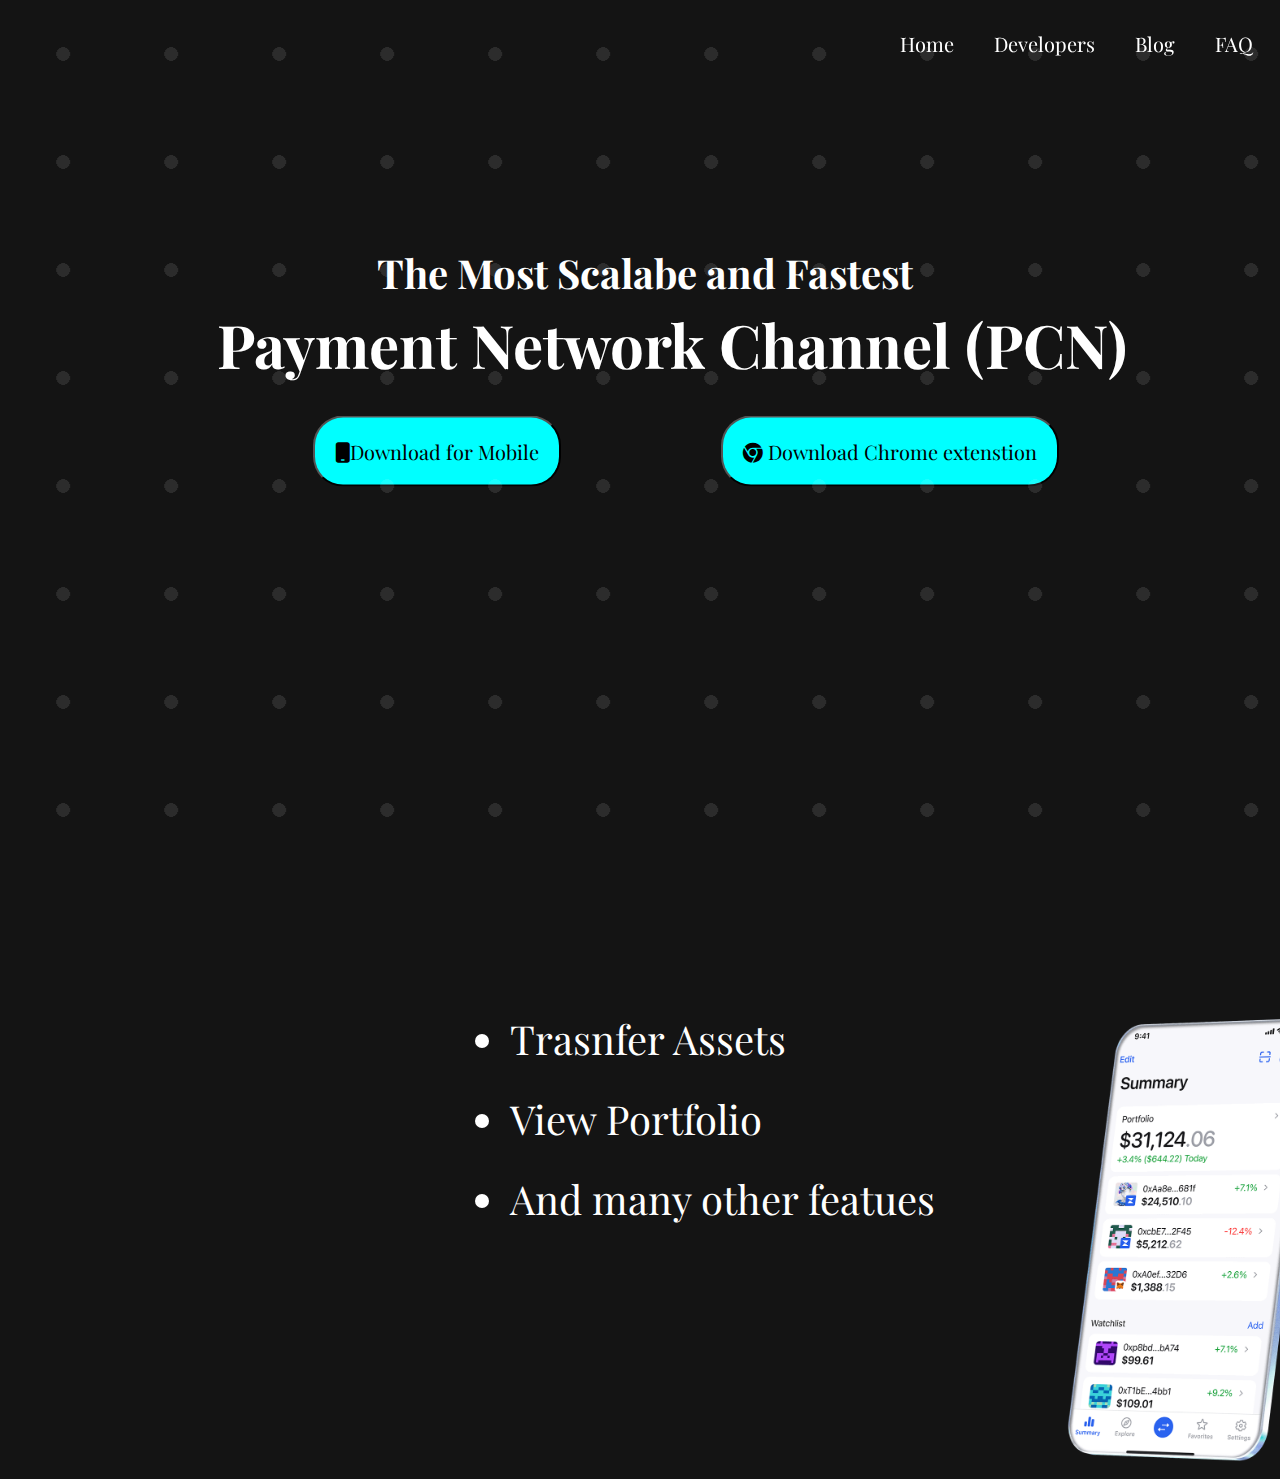
<file: index.html>
<!DOCTYPE html>
<html lang="en">
<head>
    <meta charset="UTF-8">
    <meta name="viewport" content="width=device-width, initial-scale=1.0">
    <title>Forex-Pay</title>
    <link rel="stylesheet" href="https://cdnjs.cloudflare.com/ajax/libs/font-awesome/6.4.2/css/all.min.css">
    <link rel="stylesheet" href="style.css">
    
</head>
<body>

        <div class="container">
                <!-- The Navigation part of the Website -->

            <div class="navigation">
                <a href="home.html">Home</a>
                <a href="developer.html">Developers </a>
                <a href="#" onclick="alert('site under construction ')">Blog</a>
                <a href="#"  onclick="alert('site under construction ')">FAQ</a>
                
                <div>
                    <a href="forex.html " target="_blank"> <button id="launch-button"> Launch App</button></a></div>
                </div>
                </div>

                <!-- Main Content -->
            <main class="section-container">
               
            <div class="text"><h1 class="text-line" > <span>The Most Scalabe and Fastest </span><br> Payment Network Channel (PCN)</br></h1></div>
            <div class="button-container">
                <button id="download-button"><i class="fa-solid fa-mobile"></i>Download for Mobile</button>
                <button id="chrome-button"><i class="fa-brands fa-chrome"></i> Download Chrome extenstion</button>
                </main>
           
                        <!-- Second Page Content -->

                        <ul class="second-page-content">
                            <li>Trasnfer Assets</li>
                            <li>View Portfolio</li>
                            <li>And many other featues</li>
                        </ul>
                        <img src="Images/wallet.png" class="image" >

        
        
    
</body>
</html>
</file>
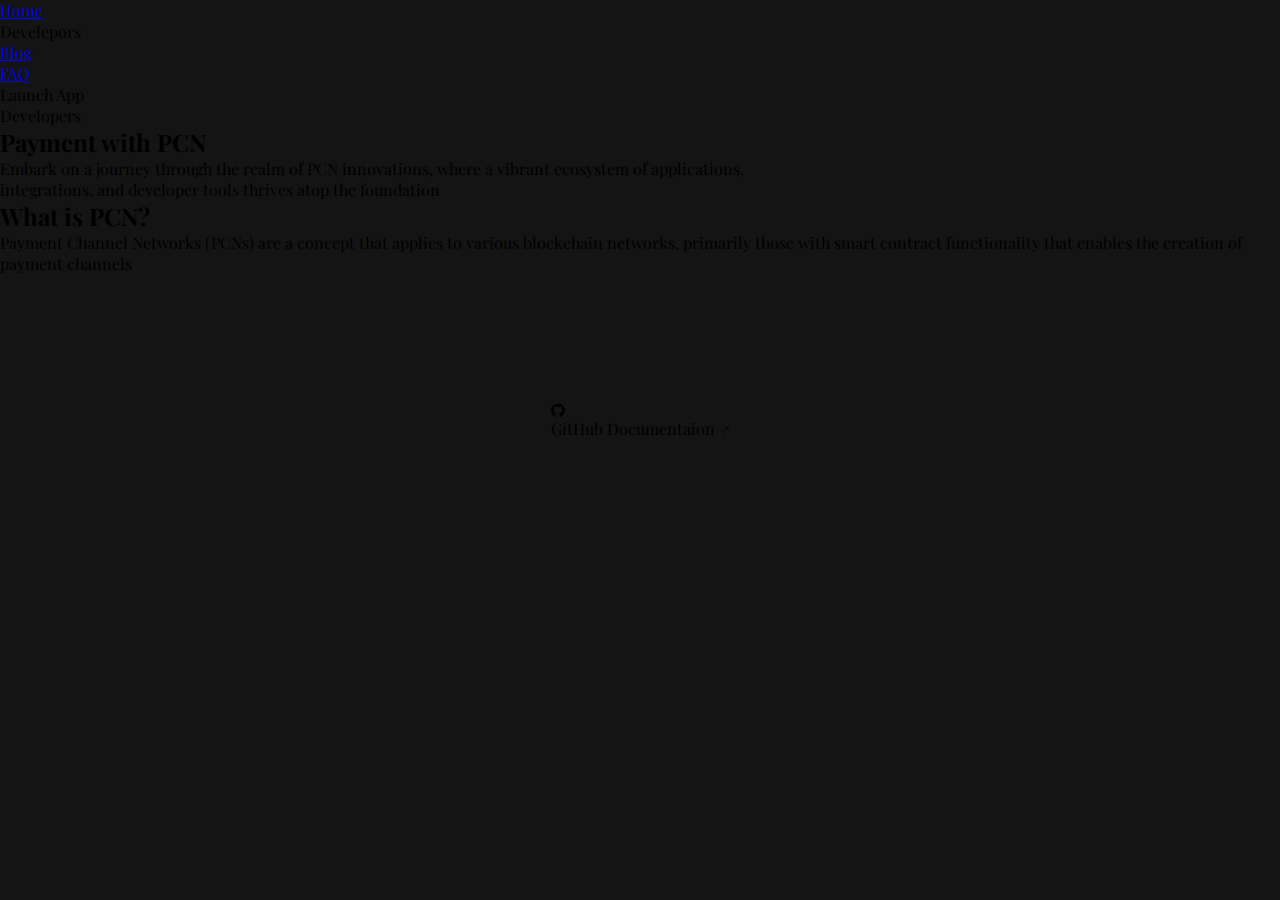
<file: developers.html>
<!DOCTYPE html>
<html lang="en">
<head>
    <meta charset="UTF-8">
    <meta name="viewport" content="width=device-width, initial-scale=1.0">
    <title>Developers</title>
    <link rel="stylesheet" href="style.css">
    <link rel="stylesheet" href="https://cdnjs.cloudflare.com/ajax/libs/font-awesome/4.7.0/css/font-awesome.min.css">
    <style>
       

    </style>
</head>
<body>
    <section class="conatainer">
        <section class="header">
            <nav class="nav">
                <ul>
                    <li><a href="index.html">Home</a></li>
                    <li><a>Develepors</a></li>
                    <li><a href="#">Blog</a></li>
                    <li><a href="#">FAQ</a></li>
                  
                </ul>
               <div<button class="button1">Launch App</button></div>
            </nav>
            <!--Developers part -->
        <div class="developers">Developers
            <div class="box">
             <h2 class="text1">Payment with PCN</h2>
             <p1 class="text2">Embark on a journey through the realm of PCN innovations, where a vibrant ecosystem of applications,<br> integrations, and developer tools thrives atop the foundation</br></p1>
            
            </div>
            <div class="box2"> 
                <h2 class="text3">What is PCN?</h2>
                <p2 class="p2">Payment Channel Networks (PCNs) are a concept that applies to various blockchain networks, primarily those with smart contract functionality that enables the creation of payment channels</p1>
               
            </div>
            <div class="box3">
            <a  href= "https://github.com/AgileRampler/pcn/tree/main"target="_blank"  class="git"><i class="fa fa-github"></i> GitHub Documentaion &#8599</a> 
            </div>


        </div>

    </section>
    
</body>
</html>
</file>
<file: style.css>
@import url('https://fonts.googleapis.com/css2?family=Playfair+Display:wght@500&display=swap');

html {
  scroll-behavior: smooth;
}
*{
    margin: 0;
    padding: 0;
    box-sizing: border-box;
    font-family: 'Playfair Display', serif;
}
/*  Home .html*/
body{
    height: auto;
    width: 100vw;
    background-color: rgb(20, 20, 20);
}

/* background color */
.container{
    background-image: radial-gradient(
      rgba(255, 255, 255, 0.1) 9%, 
      transparent 9%
    );
    background-position: 10% 0%;
    background-size: 12vmin 12vmin;
   
    left: 0px;
    position: absolute;
    height: 100vh;
    top: 0px;
    transition: opacity 800ms ease, 
      background-size 800ms ease,
      background-position 800ms ease;
    width: 100vw;
    z-index: 1;
}
/* wallet image*/
.image{
  position: absolute;
  height: 30rem;
  transform: translate(280%,160%);
  
 

}

/* navigatoion tab containg home,blog etc*/
.navigation{

    position: fixed;
    display: flex;
    margin: 20px;
    animation: 3s anim-lineUp ease-out ;
    margin-left: 55rem;
    top: 0;
    
}

/* elemtn inside navigation home ,blog */
.navigation a{
  
    font-size: 20px;
    text-decoration: none;
    color: white;
    padding: 10px 20px ;
    
    
}
/* scroll to next page  */
.second-page-content{
  position: absolute;
  color: white;
  font-size: 40px;
   transform: translate(120%,320%);
  line-height: 5rem;
  

}

/* size of pcn*/
span{
  font-size: 40px;
  margin-left: 10rem;
  animation: 4s anim-lineUp ease-out ;
}

/*  launch to next page button*/
#launch-button{
  font-size: 20px;
  border-radius: 30px;
 cursor: pointer;
 padding: 20px;
 background-color: aqua;
}

/* hover effect for navigation */
.navigation a:hover{
  opacity: 0.2;
  transition: 400ms ease;
}
/* hover effect for launch button */

#launch-button:hover{
  
    transition: opacity 400ms  ;
    opacity: 1;
   
    
}
/* download button*/
#download-button{
  position: relative;

    font-size: 20px;
    padding: 20px;
     border-spacing: 50px;
    border-radius:30px ;
    cursor: pointer;
    background-color: aqua;
   animation: 6s anim-lineUp ease-out ;
 

}

/* download to chrome button*/
#chrome-button{
  position: absolute;
  font-size: 20px;
    padding: 20px;
     border-spacing: 50px;
    border-radius:30px ;
   margin-left: 10rem;
   cursor: pointer;
   background-color: aqua;
   animation: 6s anim-lineUp ease-out ;
   }



/* container for chrome and navigatopmn */
.button-container{
  
 inset: 0;
 transform: translateY(360%);
 margin-left: 10rem;


}

.scroll{
  
  color: white;
  font-size: 30px;
  display: grid;
  justify-content: center;
  transform: translateY(25rem);
  animation: 4s anim-lineUp ease-out ;
 
  
}
/*content of the site */
.text{
    
    
    color: white;
    font-size: 30px;
    transform: translateY(140%);
    transition: ease 400ms;
    margin-left: 4rem;
    
  }
  /* content position*/
  .section-container{
    display: grid;
    justify-content: center;
  }
  /* content animation*/
  .text-line {
      animation: 4s anim-lineUp ease-out ;
  }

/* animation to site*/
  @keyframes anim-lineUp  {
    0% {
      opacity: 0;
      transform: translateY(80%);
      
    }
    20% {
      opacity: 0;
      display: none;
    }
    50% {
      opacity: 1;
      transform: translateY(0%);
      
    }
    100% {
      opacity: 1;
      transform: translateY(0%);
      
    }
    
  }




/*  Developor.html*/


.developor-content{
  
  animation: 4s anim-lineUp ease-out;
  height: 20vh;
  width: 60vw;
  background-image: url(Images/images2.jpg);
  background-position: center;
  background-size: cover;
  border-radius: 20px ;
  border: none;
     margin-left: 250px;
     margin-top: 10%;

 


}
.payment{
  position: relative;
  color: white;
  font-size: 20px;
  margin-left: 14rem;
  margin-top: 12rem;
      

}
.payment-sub{
  position: absolute;
  color: white;
  font-size: 15px;
 margin-top: 2rem;
  margin-left: 15rem;

}
.define-content{
  position: absolute;
  animation: 4s anim-lineUp ease-out;
  height: 20vh;
  width: 30vw;
  background-color: grey;
  border-radius: 20px ;
  border: none;
  margin-left: 250px; 
  margin-top: 20px;
 
  
}
.definition{
  color: black;
  margin-left: 20px;
}

.definition-sub{
  margin-left: 13px;
  color: black;
  font-size: 15px;
}
.documentation{
 position: absolute;
  animation: 4s anim-lineUp ease-out;
  height: 20vh;
  width: 30vw;
  background-color: grey;
  border-radius: 20px ;
  border: none;
  margin-left: 30rem;
  bottom: 2%;
}
.git{
  display: grid;
  justify-content: center;
  margin-top: 10%;
  text-decoration: none;
  color: black;
  opacity: 1;
}
.documentation:hover{
  opacity: 0.2;
  transition: opacity 400ms;
}
</file>
